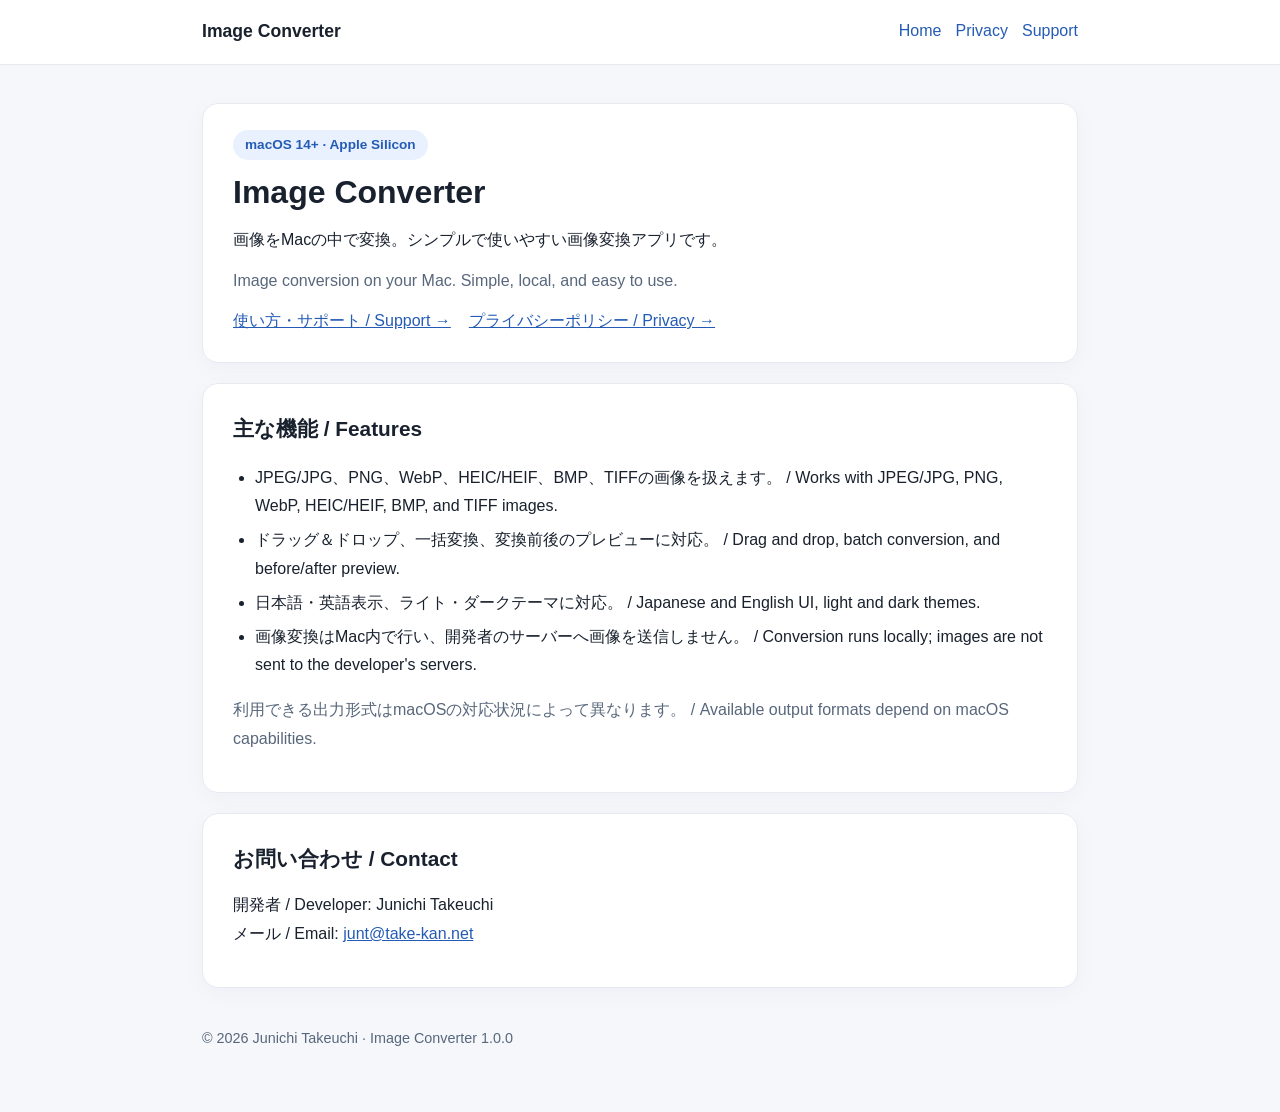
<file: index.html>
<!doctype html><html lang="ja"><head><meta charset="utf-8"><meta name="viewport" content="width=device-width,initial-scale=1"><meta name="description" content="Image Converter — Mac用のシンプルなローカル画像変換アプリ。"><title>Image Converter | Official Website</title><link rel="stylesheet" href="style.css"></head><body><header><nav><strong>Image Converter</strong><div><a href="index.html">Home</a><a href="privacy.html">Privacy</a><a href="support.html">Support</a></div></nav></header><main><div class="hero"><span class="badge">macOS 14+ · Apple Silicon</span><h1>Image Converter</h1><p>画像をMacの中で変換。シンプルで使いやすい画像変換アプリです。</p><p class="muted">Image conversion on your Mac. Simple, local, and easy to use.</p><div class="links"><a href="support.html">使い方・サポート / Support →</a><a href="privacy.html">プライバシーポリシー / Privacy →</a></div></div><section><h2>主な機能 / Features</h2><ul><li>JPEG/JPG、PNG、WebP、HEIC/HEIF、BMP、TIFFの画像を扱えます。 / Works with JPEG/JPG, PNG, WebP, HEIC/HEIF, BMP, and TIFF images.</li><li>ドラッグ＆ドロップ、一括変換、変換前後のプレビューに対応。 / Drag and drop, batch conversion, and before/after preview.</li><li>日本語・英語表示、ライト・ダークテーマに対応。 / Japanese and English UI, light and dark themes.</li><li>画像変換はMac内で行い、開発者のサーバーへ画像を送信しません。 / Conversion runs locally; images are not sent to the developer's servers.</li></ul><p class="muted">利用できる出力形式はmacOSの対応状況によって異なります。 / Available output formats depend on macOS capabilities.</p></section><section><h2>お問い合わせ / Contact</h2><p>開発者 / Developer: Junichi Takeuchi<br>メール / Email: <a href="mailto:junt@take-kan.net">junt@take-kan.net</a></p></section></main><footer>© 2026 Junichi Takeuchi · Image Converter 1.0.0</footer></body></html>
</file>
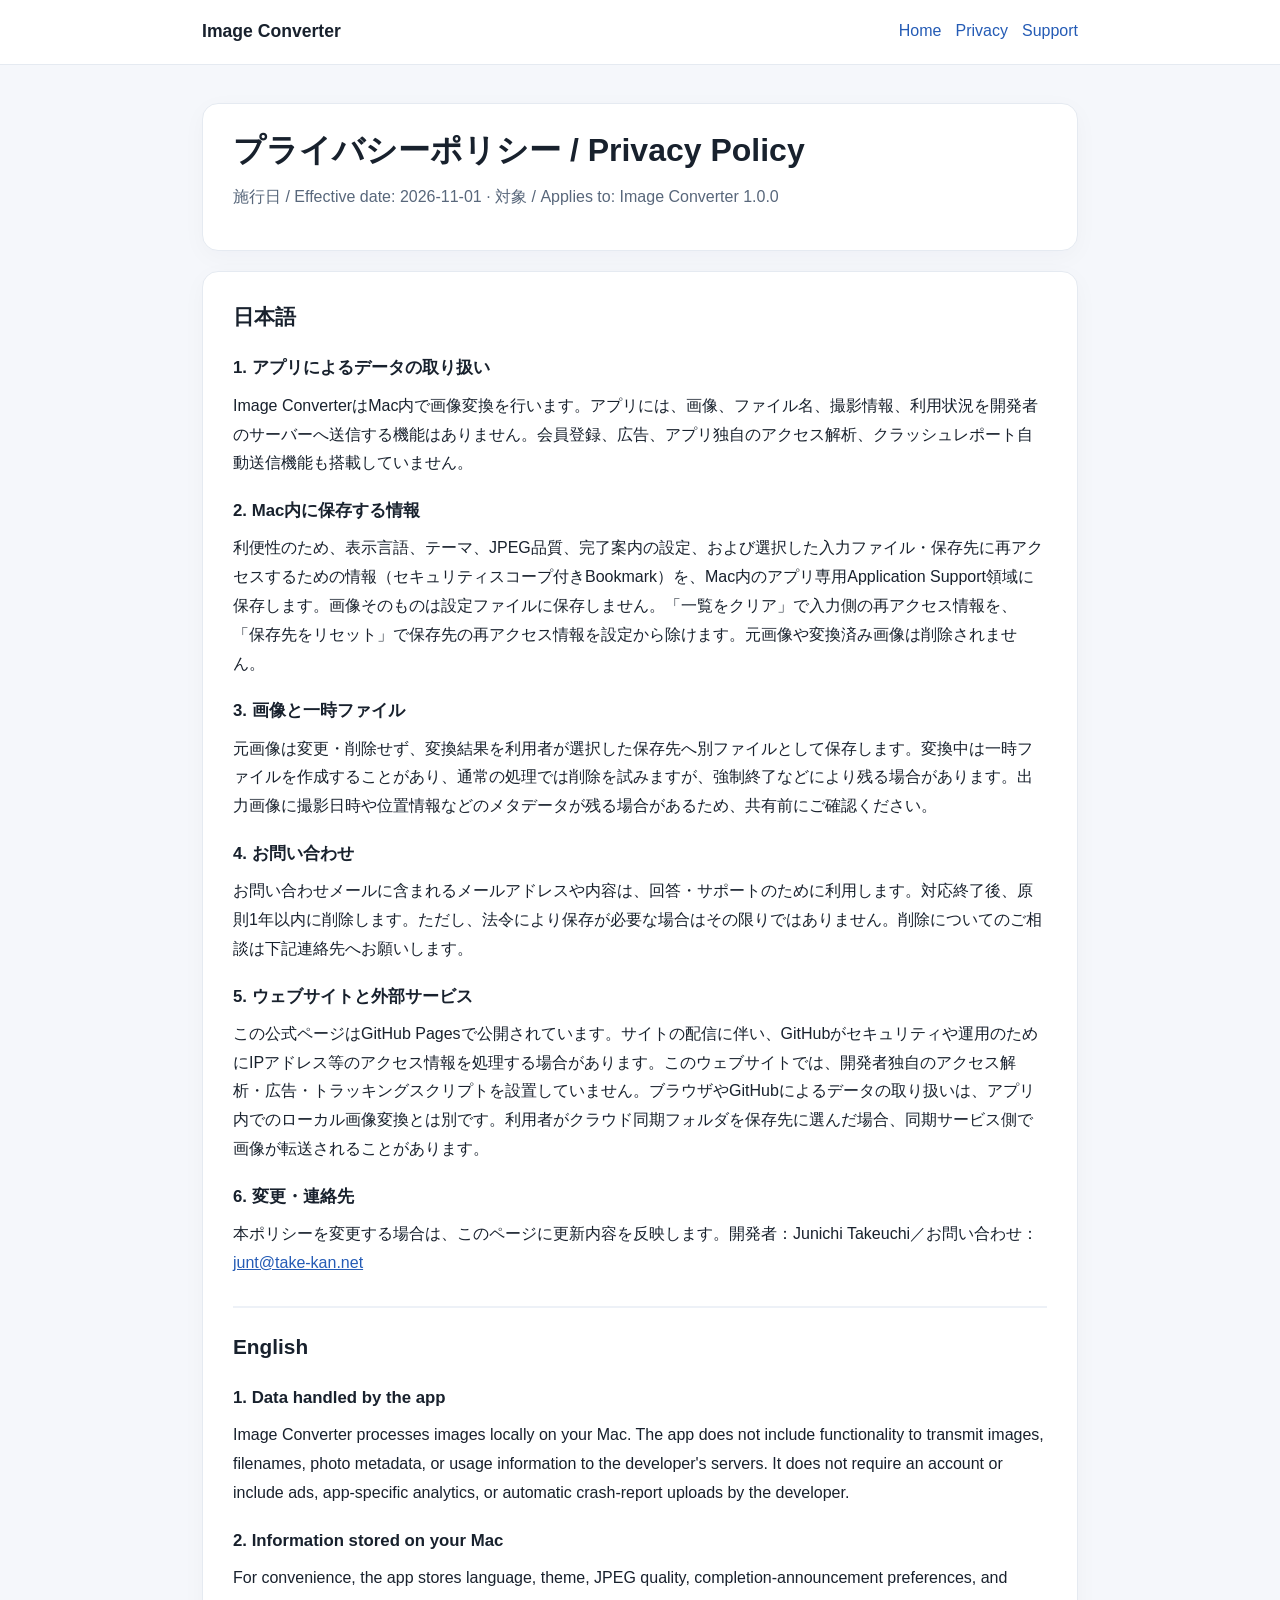
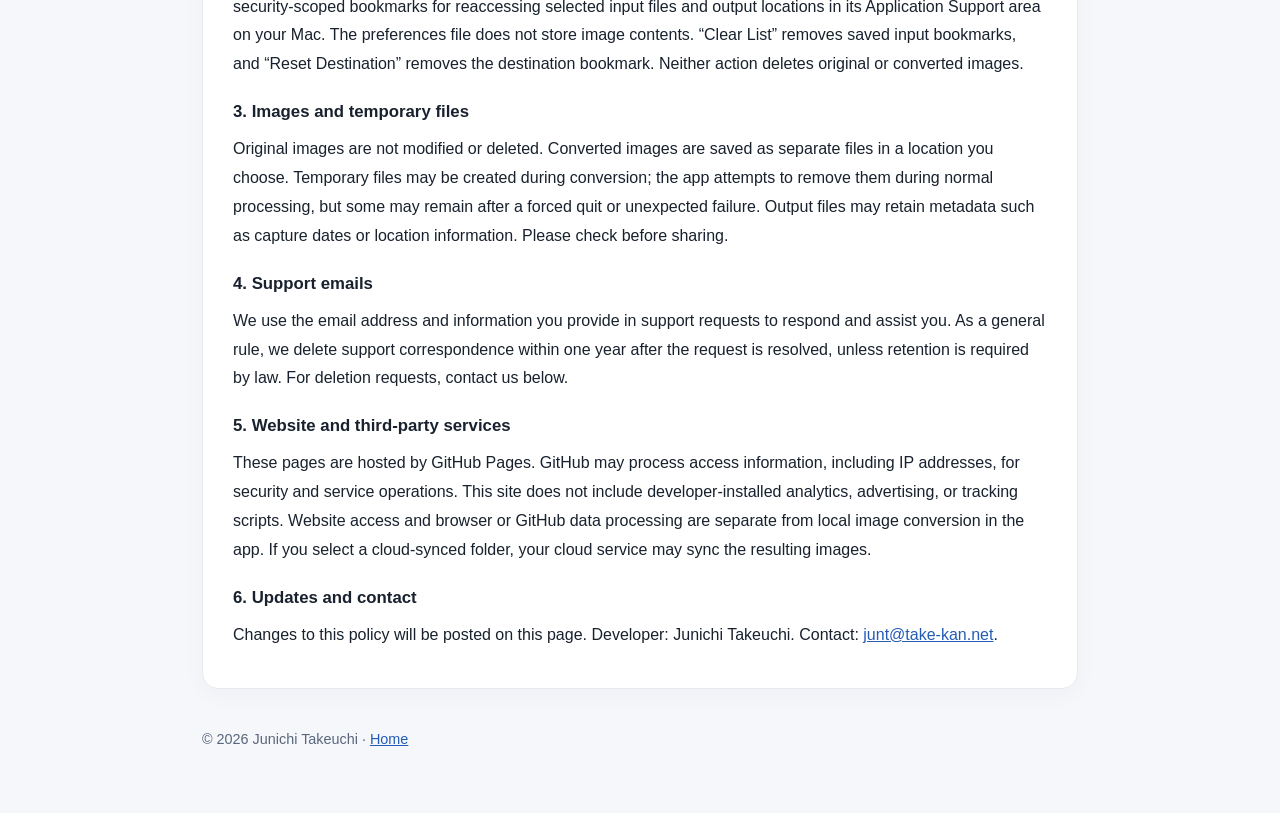
<file: privacy.html>
<!doctype html><html lang="ja"><head><meta charset="utf-8"><meta name="viewport" content="width=device-width,initial-scale=1"><title>Privacy Policy | Image Converter</title><link rel="stylesheet" href="style.css"></head><body><header><nav><strong>Image Converter</strong><div><a href="index.html">Home</a><a href="privacy.html">Privacy</a><a href="support.html">Support</a></div></nav></header><main><div class="hero"><h1>プライバシーポリシー / Privacy Policy</h1><p class="muted">施行日 / Effective date: 2026-11-01 · 対象 / Applies to: Image Converter 1.0.0</p></div><section><div class="lang" lang="ja"><h2>日本語</h2><h3>1. アプリによるデータの取り扱い</h3><p>Image ConverterはMac内で画像変換を行います。アプリには、画像、ファイル名、撮影情報、利用状況を開発者のサーバーへ送信する機能はありません。会員登録、広告、アプリ独自のアクセス解析、クラッシュレポート自動送信機能も搭載していません。</p><h3>2. Mac内に保存する情報</h3><p>利便性のため、表示言語、テーマ、JPEG品質、完了案内の設定、および選択した入力ファイル・保存先に再アクセスするための情報（セキュリティスコープ付きBookmark）を、Mac内のアプリ専用Application Support領域に保存します。画像そのものは設定ファイルに保存しません。「一覧をクリア」で入力側の再アクセス情報を、「保存先をリセット」で保存先の再アクセス情報を設定から除けます。元画像や変換済み画像は削除されません。</p><h3>3. 画像と一時ファイル</h3><p>元画像は変更・削除せず、変換結果を利用者が選択した保存先へ別ファイルとして保存します。変換中は一時ファイルを作成することがあり、通常の処理では削除を試みますが、強制終了などにより残る場合があります。出力画像に撮影日時や位置情報などのメタデータが残る場合があるため、共有前にご確認ください。</p><h3>4. お問い合わせ</h3><p>お問い合わせメールに含まれるメールアドレスや内容は、回答・サポートのために利用します。対応終了後、原則1年以内に削除します。ただし、法令により保存が必要な場合はその限りではありません。削除についてのご相談は下記連絡先へお願いします。</p><h3>5. ウェブサイトと外部サービス</h3><p>この公式ページはGitHub Pagesで公開されています。サイトの配信に伴い、GitHubがセキュリティや運用のためにIPアドレス等のアクセス情報を処理する場合があります。このウェブサイトでは、開発者独自のアクセス解析・広告・トラッキングスクリプトを設置していません。ブラウザやGitHubによるデータの取り扱いは、アプリ内でのローカル画像変換とは別です。利用者がクラウド同期フォルダを保存先に選んだ場合、同期サービス側で画像が転送されることがあります。</p><h3>6. 変更・連絡先</h3><p>本ポリシーを変更する場合は、このページに更新内容を反映します。開発者：Junichi Takeuchi／お問い合わせ：<a href="mailto:junt@take-kan.net">junt@take-kan.net</a></p></div><div class="lang" lang="en"><h2>English</h2><h3>1. Data handled by the app</h3><p>Image Converter processes images locally on your Mac. The app does not include functionality to transmit images, filenames, photo metadata, or usage information to the developer's servers. It does not require an account or include ads, app-specific analytics, or automatic crash-report uploads by the developer.</p><h3>2. Information stored on your Mac</h3><p>For convenience, the app stores language, theme, JPEG quality, completion-announcement preferences, and security-scoped bookmarks for reaccessing selected input files and output locations in its Application Support area on your Mac. The preferences file does not store image contents. “Clear List” removes saved input bookmarks, and “Reset Destination” removes the destination bookmark. Neither action deletes original or converted images.</p><h3>3. Images and temporary files</h3><p>Original images are not modified or deleted. Converted images are saved as separate files in a location you choose. Temporary files may be created during conversion; the app attempts to remove them during normal processing, but some may remain after a forced quit or unexpected failure. Output files may retain metadata such as capture dates or location information. Please check before sharing.</p><h3>4. Support emails</h3><p>We use the email address and information you provide in support requests to respond and assist you. As a general rule, we delete support correspondence within one year after the request is resolved, unless retention is required by law. For deletion requests, contact us below.</p><h3>5. Website and third-party services</h3><p>These pages are hosted by GitHub Pages. GitHub may process access information, including IP addresses, for security and service operations. This site does not include developer-installed analytics, advertising, or tracking scripts. Website access and browser or GitHub data processing are separate from local image conversion in the app. If you select a cloud-synced folder, your cloud service may sync the resulting images.</p><h3>6. Updates and contact</h3><p>Changes to this policy will be posted on this page. Developer: Junichi Takeuchi. Contact: <a href="mailto:junt@take-kan.net">junt@take-kan.net</a>.</p></div></section></main><footer>© 2026 Junichi Takeuchi · <a href="index.html">Home</a></footer></body></html>
</file>
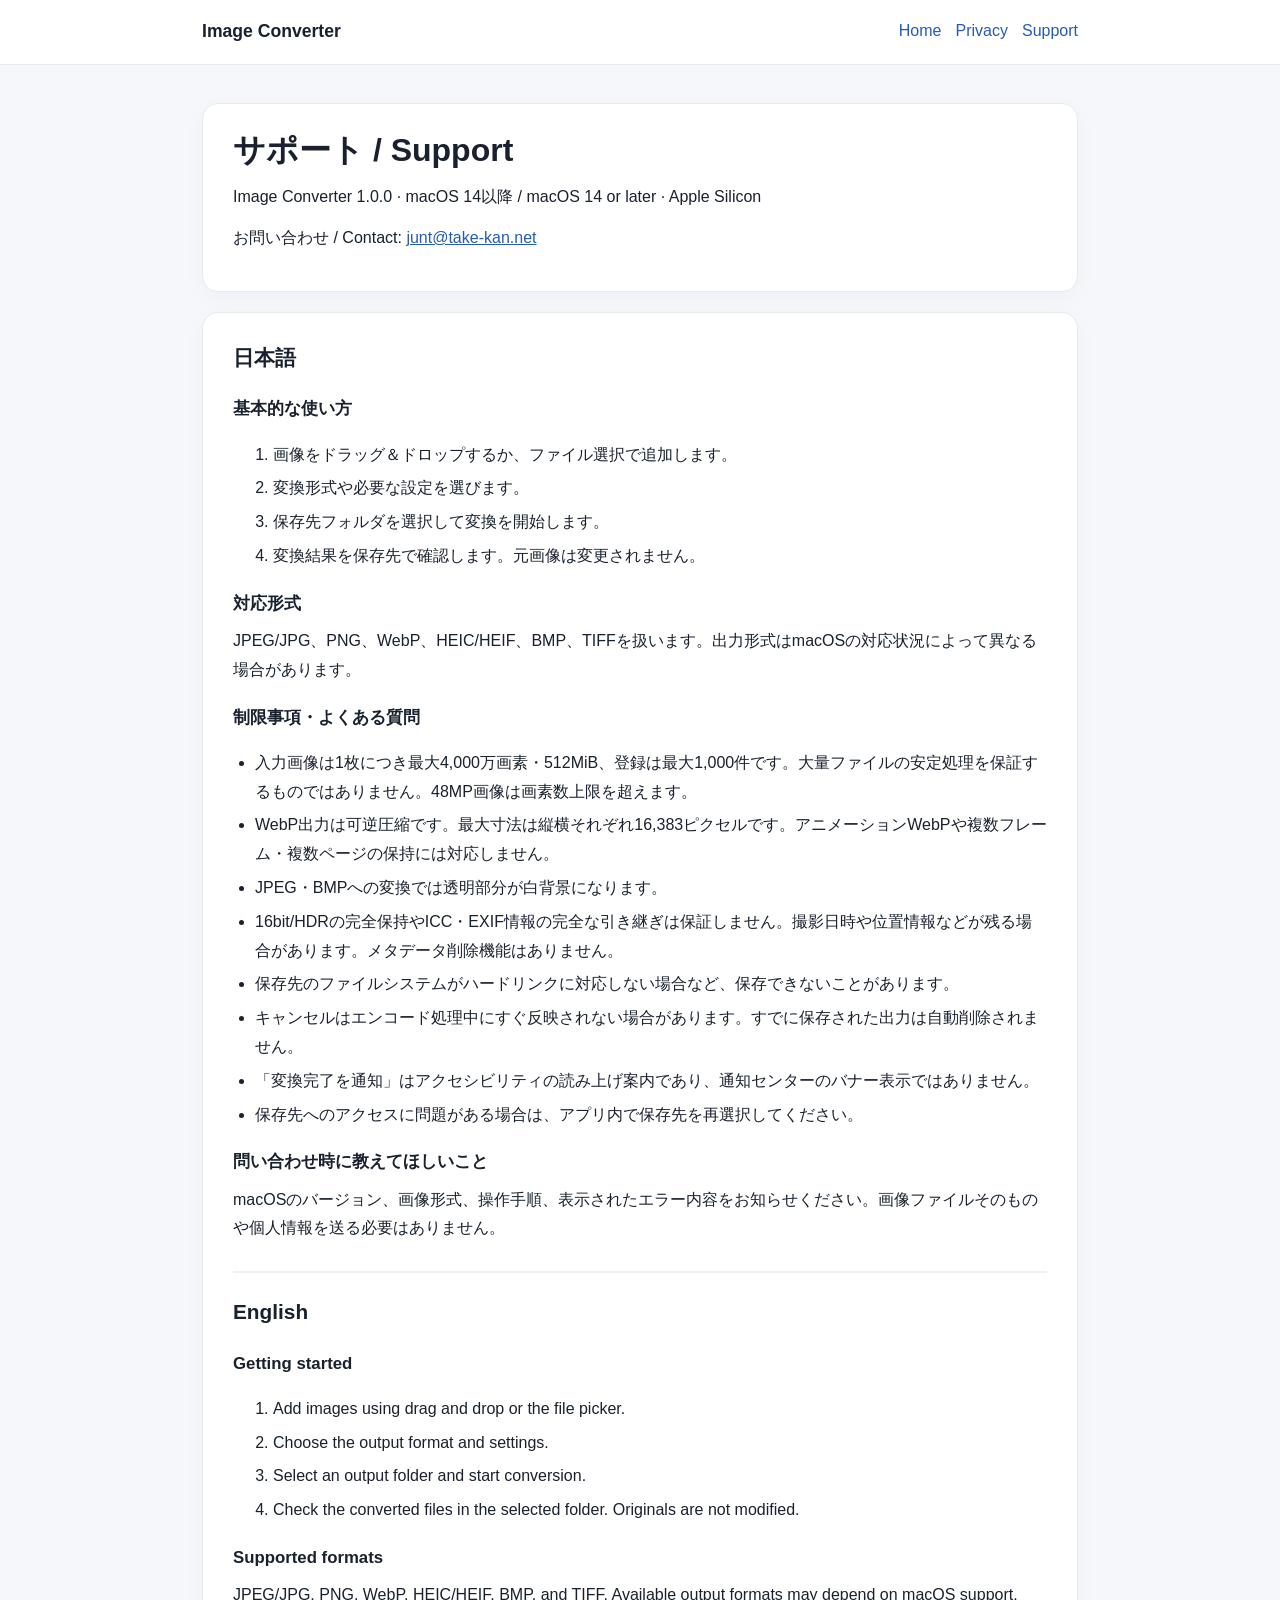
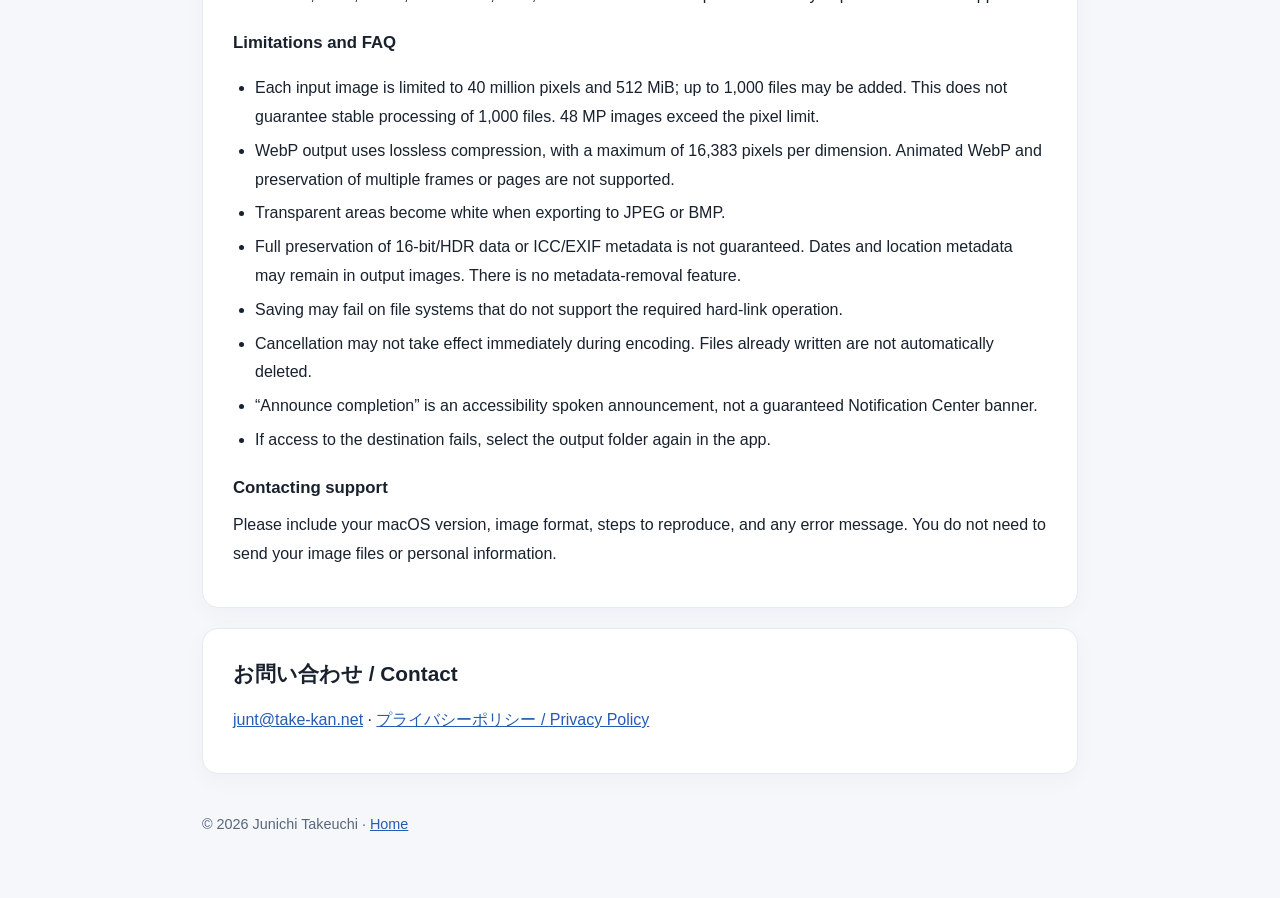
<file: support.html>
<!doctype html><html lang="ja"><head><meta charset="utf-8"><meta name="viewport" content="width=device-width,initial-scale=1"><title>Support | Image Converter</title><link rel="stylesheet" href="style.css"></head><body><header><nav><strong>Image Converter</strong><div><a href="index.html">Home</a><a href="privacy.html">Privacy</a><a href="support.html">Support</a></div></nav></header><main><div class="hero"><h1>サポート / Support</h1><p>Image Converter 1.0.0 · macOS 14以降 / macOS 14 or later · Apple Silicon</p><p>お問い合わせ / Contact: <a href="mailto:junt@take-kan.net">junt@take-kan.net</a></p></div><section><div class="lang" lang="ja"><h2>日本語</h2><h3>基本的な使い方</h3><ol><li>画像をドラッグ＆ドロップするか、ファイル選択で追加します。</li><li>変換形式や必要な設定を選びます。</li><li>保存先フォルダを選択して変換を開始します。</li><li>変換結果を保存先で確認します。元画像は変更されません。</li></ol><h3>対応形式</h3><p>JPEG/JPG、PNG、WebP、HEIC/HEIF、BMP、TIFFを扱います。出力形式はmacOSの対応状況によって異なる場合があります。</p><h3>制限事項・よくある質問</h3><ul><li>入力画像は1枚につき最大4,000万画素・512MiB、登録は最大1,000件です。大量ファイルの安定処理を保証するものではありません。48MP画像は画素数上限を超えます。</li><li>WebP出力は可逆圧縮です。最大寸法は縦横それぞれ16,383ピクセルです。アニメーションWebPや複数フレーム・複数ページの保持には対応しません。</li><li>JPEG・BMPへの変換では透明部分が白背景になります。</li><li>16bit/HDRの完全保持やICC・EXIF情報の完全な引き継ぎは保証しません。撮影日時や位置情報などが残る場合があります。メタデータ削除機能はありません。</li><li>保存先のファイルシステムがハードリンクに対応しない場合など、保存できないことがあります。</li><li>キャンセルはエンコード処理中にすぐ反映されない場合があります。すでに保存された出力は自動削除されません。</li><li>「変換完了を通知」はアクセシビリティの読み上げ案内であり、通知センターのバナー表示ではありません。</li><li>保存先へのアクセスに問題がある場合は、アプリ内で保存先を再選択してください。</li></ul><h3>問い合わせ時に教えてほしいこと</h3><p>macOSのバージョン、画像形式、操作手順、表示されたエラー内容をお知らせください。画像ファイルそのものや個人情報を送る必要はありません。</p></div><div class="lang" lang="en"><h2>English</h2><h3>Getting started</h3><ol><li>Add images using drag and drop or the file picker.</li><li>Choose the output format and settings.</li><li>Select an output folder and start conversion.</li><li>Check the converted files in the selected folder. Originals are not modified.</li></ol><h3>Supported formats</h3><p>JPEG/JPG, PNG, WebP, HEIC/HEIF, BMP, and TIFF. Available output formats may depend on macOS support.</p><h3>Limitations and FAQ</h3><ul><li>Each input image is limited to 40 million pixels and 512 MiB; up to 1,000 files may be added. This does not guarantee stable processing of 1,000 files. 48 MP images exceed the pixel limit.</li><li>WebP output uses lossless compression, with a maximum of 16,383 pixels per dimension. Animated WebP and preservation of multiple frames or pages are not supported.</li><li>Transparent areas become white when exporting to JPEG or BMP.</li><li>Full preservation of 16-bit/HDR data or ICC/EXIF metadata is not guaranteed. Dates and location metadata may remain in output images. There is no metadata-removal feature.</li><li>Saving may fail on file systems that do not support the required hard-link operation.</li><li>Cancellation may not take effect immediately during encoding. Files already written are not automatically deleted.</li><li>“Announce completion” is an accessibility spoken announcement, not a guaranteed Notification Center banner.</li><li>If access to the destination fails, select the output folder again in the app.</li></ul><h3>Contacting support</h3><p>Please include your macOS version, image format, steps to reproduce, and any error message. You do not need to send your image files or personal information.</p></div></section><section><h2>お問い合わせ / Contact</h2><p><a href="mailto:junt@take-kan.net">junt@take-kan.net</a> · <a href="privacy.html">プライバシーポリシー / Privacy Policy</a></p></section></main><footer>© 2026 Junichi Takeuchi · <a href="index.html">Home</a></footer></body></html>
</file>
<file: style.css>
:root{font-family:-apple-system,BlinkMacSystemFont,'Hiragino Kaku Gothic ProN','Noto Sans',sans-serif;color:#18212d;background:#f5f7fb}*{box-sizing:border-box}body{margin:0;line-height:1.8}header{background:#fff;border-bottom:1px solid #e5eaf1}nav{max-width:920px;margin:auto;padding:16px 22px;display:flex;justify-content:space-between;align-items:center;gap:16px;flex-wrap:wrap}nav strong{font-size:1.1rem}nav a{color:#245bb5;text-decoration:none;margin-left:14px}main{max-width:920px;margin:38px auto;padding:0 22px}section,.hero{background:white;border:1px solid #e5eaf1;border-radius:16px;padding:26px 30px;margin-bottom:20px;box-shadow:0 6px 24px #14243b08}h1{font-size:2rem;line-height:1.3;margin:0 0 12px}h2{font-size:1.3rem;margin:0 0 14px}h3{font-size:1.05rem;margin:18px 0 6px}p{margin:8px 0 12px}ul{padding-left:22px}li{margin:5px 0}.badge{display:inline-block;background:#e9f1ff;color:#245bb5;padding:3px 12px;border-radius:99px;font-weight:600;font-size:.85rem;margin-bottom:12px}.muted,small{color:#58677b}.lang{border-top:2px solid #edf1f7;padding-top:20px;margin-top:28px}.lang:first-of-type{border:0;padding-top:0;margin-top:0}a{color:#245bb5}footer{max-width:920px;margin:30px auto;padding:0 22px 30px;color:#58677b;font-size:.9rem}.links a{display:inline-block;margin-right:18px}@media(max-width:600px){section,.hero{padding:20px}h1{font-size:1.6rem}nav a{margin-left:8px}}
</file>
